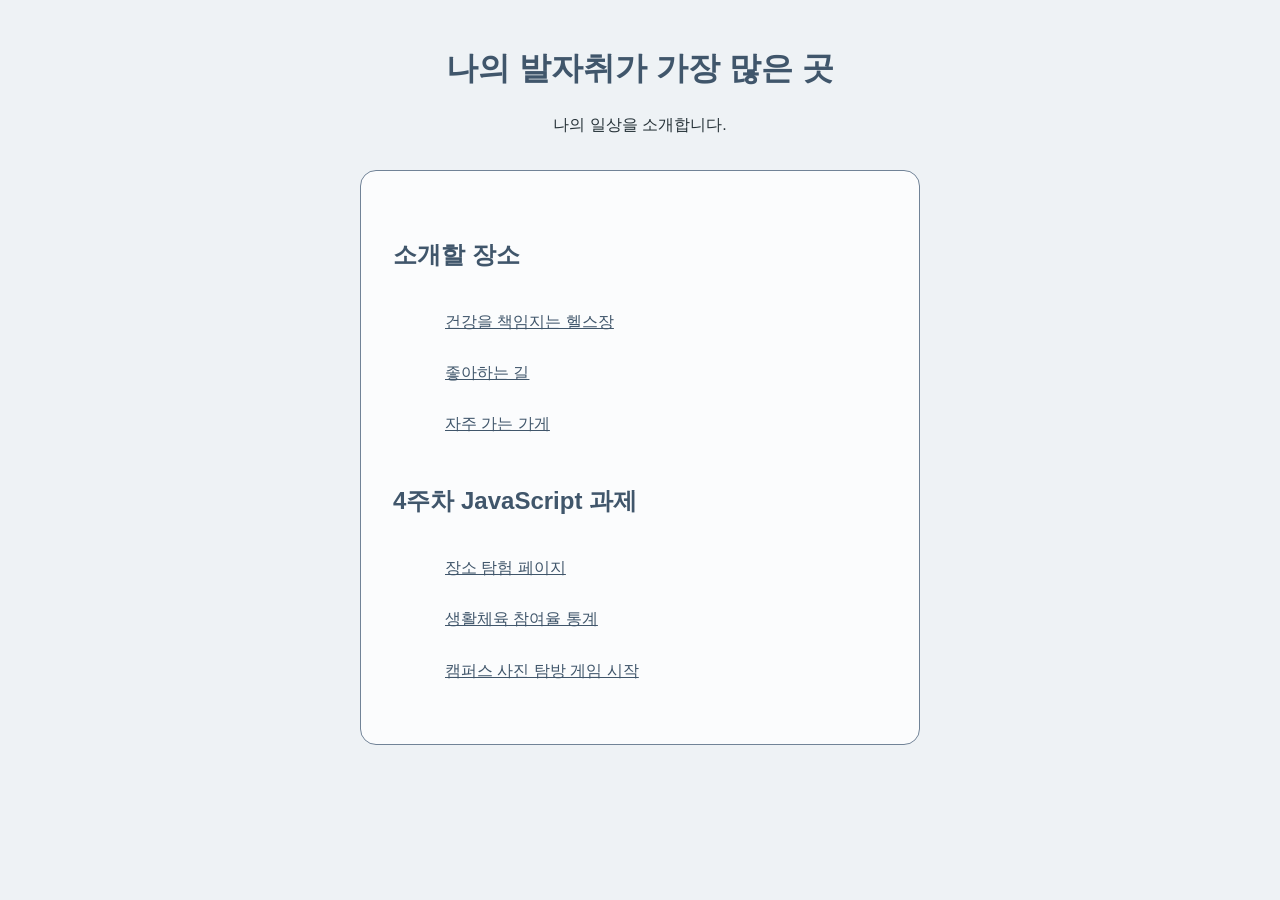
<file: index.html>
<!DOCTYPE html>
<html lang="ko">
  <head>
    <meta charset="utf-8">
    <meta name="viewport" content="width=device-width, initial-scale=1">
    <title>캠퍼스 발자취</title>
    <link rel="stylesheet" href="styles.css">
  </head>
  <body class="page-front">
    <div class="page">
      <header>
        <h1>나의 발자취가 가장 많은 곳</h1>
        <p>나의 일상을 소개합니다.</p>
      </header>
      <main>
        <section class="panel">
          <h2>소개할 장소</h2>
          <ul>
            <li><a href="trust_gym.html">건강을 책임지는 헬스장</a></li>
            <li><a href="road.html">좋아하는 길</a></li>
            <li><a href="store.html">자주 가는 가게</a></li>
          </ul>
          <h2>4주차 JavaScript 과제</h2>
          <ul>
            <li><a href="week4/index.html">장소 탐험 페이지</a></li>
            <li><a href="week4/statistics.html">생활체육 참여율 통계</a></li>
            <li><a href="week4/game.html">캠퍼스 사진 탐방 게임 시작</a></li>
          </ul>
        </section>
      </main>
    </div>
  </body>
</html>
</file>
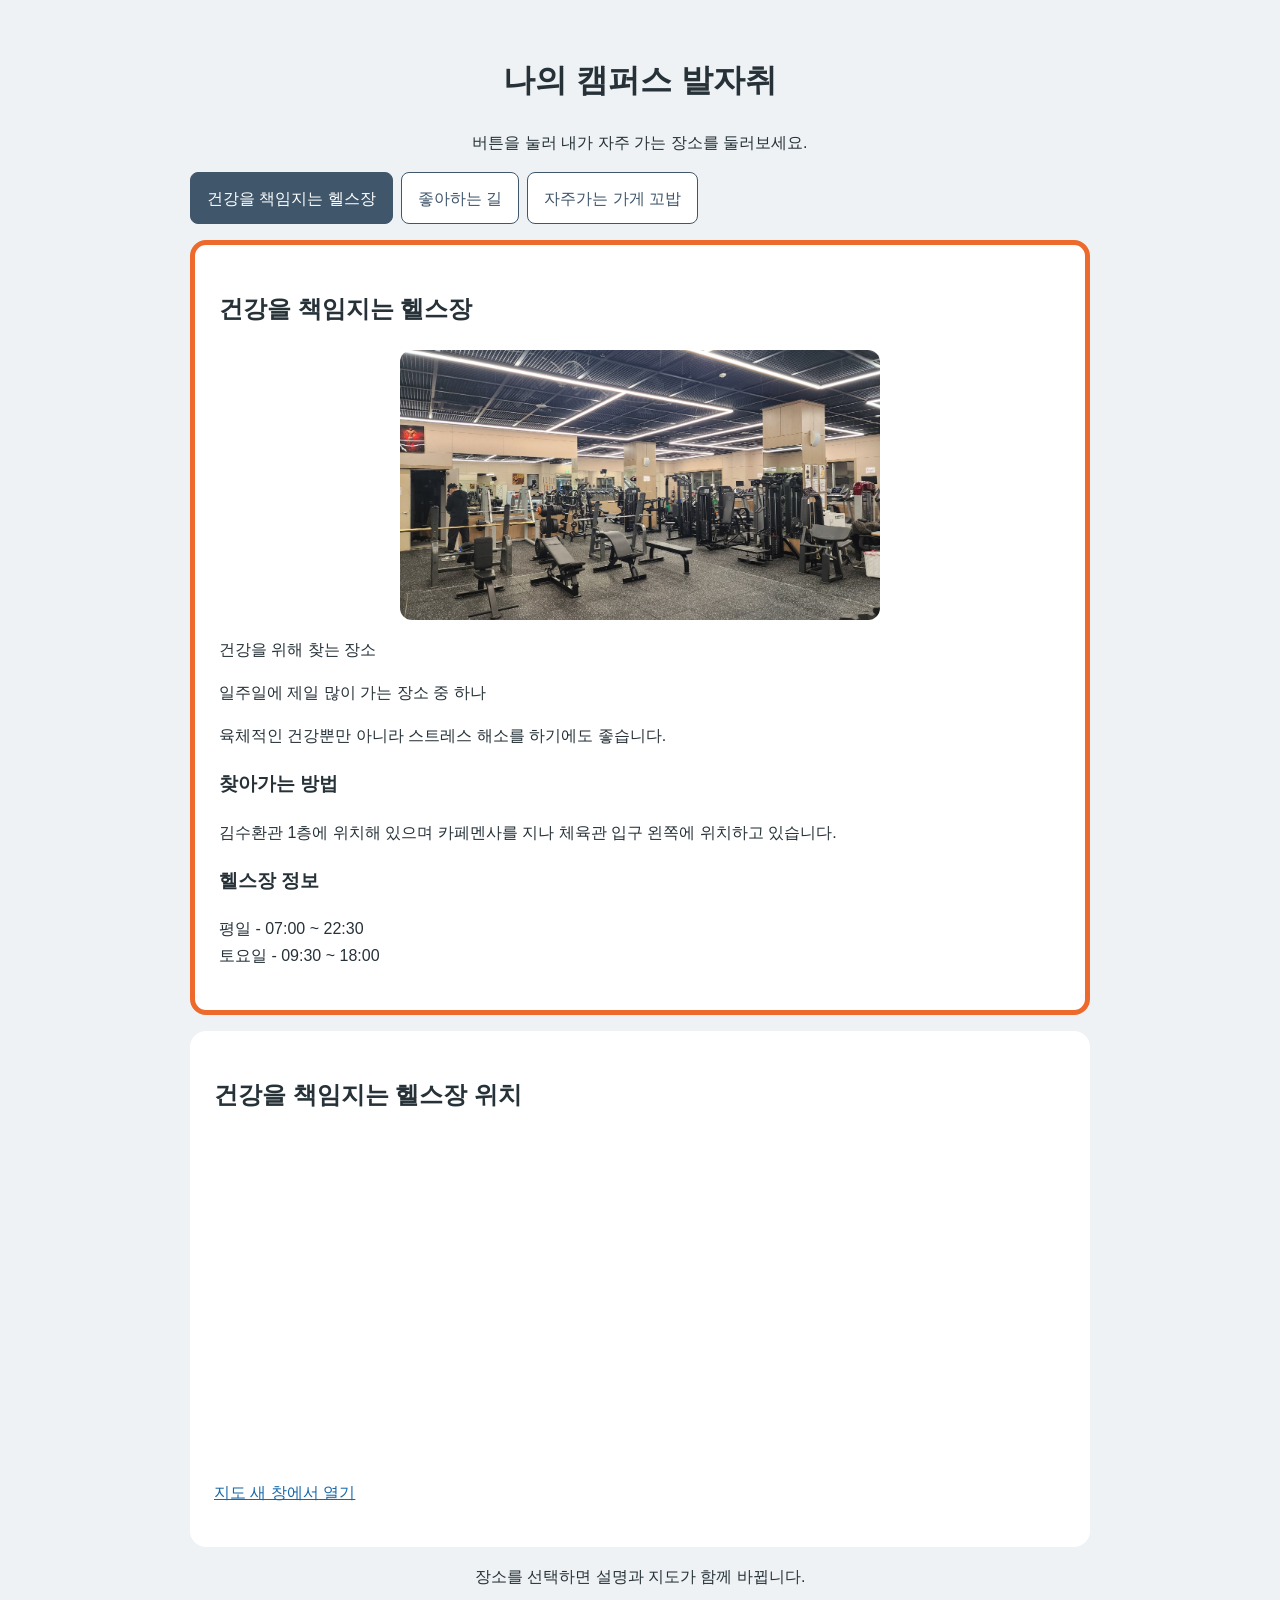
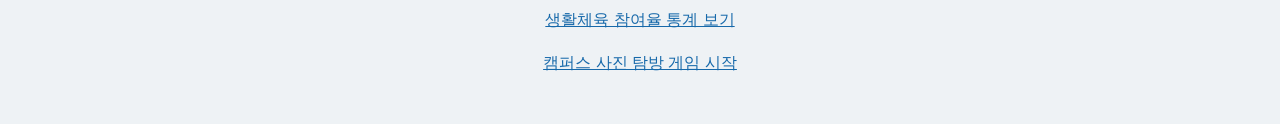
<file: week4/index.html>
<!doctype html>
<html lang="ko">
  <head>
    <meta charset="utf-8">
    <meta name="viewport" content="width=device-width, initial-scale=1">
    <title>나의 캠퍼스 발자취</title>
    <link rel="stylesheet" href="styles.css">
    <script src="app.js" defer></script>
  </head>

  <body>
    <div class="page">
      <header>
        <h1>나의 캠퍼스 발자취</h1>
        <p>버튼을 눌러 내가 자주 가는 장소를 둘러보세요.</p>
      </header>

      <!-- app.js가 이 안에 장소 버튼 세 개를 만듭니다. -->
      <nav id="buttons" aria-label="장소 선택"></nav>

      <main>
        <!-- 장소 내용은 HTML에 모두 작성하고, 처음에는 첫 장소만 보여 줍니다. -->
        <section id="gym" class="place-panel place-gym">
          <h2>건강을 책임지는 헬스장</h2>
          <img
            src="../images/trust_gym.jpg"
            alt="트러스트짐 내부에서 사람들이 운동하고 있는 모습"
          >
          <p>건강을 위해 찾는 장소</p>
          <p>일주일에 제일 많이 가는 장소 중 하나</p>
          <p>육체적인 건강뿐만 아니라 스트레스 해소를 하기에도 좋습니다.</p>
          <h3>찾아가는 방법</h3>
          <p>김수환관 1층에 위치해 있으며 카페멘사를 지나 체육관 입구 왼쪽에 위치하고 있습니다.</p>
          <h3>헬스장 정보</h3>
          <p>평일 - 07:00 ~ 22:30<br>토요일 - 09:30 ~ 18:00</p>
        </section>

        <section id="road" class="place-panel place-road" hidden>
          <h2>좋아하는 길</h2>
          <img src="../images/road.jpg" alt="비르투스 뒤쪽 계단길">
          <p>사람이 많이 다니지 않아 편한 길</p>
          <h3>안정감을 느끼는 길</h3>
          <p>양 옆이 벽과 건물로 막혀있고 사람이 많이 다니지 않아 편합니다.</p>
          <h3>찾아가는 방법</h3>
          <p>신데렐라계단을 올라와서 쭉 가다가 오른쪽에 비르투스관 뒤쪽에 위치해 있습니다.</p>
          <h3>여기에서 해볼 것</h3>
          <p>길에 진입하기 전 광장에서부터 천천히 걸어와보기</p>
          <p>돌계단이 깨진 곳이 있어 오를 때 조심하기</p>
        </section>

        <section id="store" class="place-panel place-store" hidden>
          <h2>자주가는 가게 꼬밥</h2>
          <img src="../images/store.jpg" alt="자주 먹는 메뉴인 제육덮밥">
          <p>끼니를 챙기러 자주 가는 음식점</p>
          <h3>자주 가기도 하고 살갑게 대해주심</h3>
          <p>끼니를 챙기로 자주 방문해 아주머니랑 수다를 떱니다.</p>
          <h3>찾아가는 방법</h3>
          <p>캠퍼스를 정문으로 나가서 길을 건넌 뒤 왼쪽으로 쭉 가다보면 교회 전에 위치해 있습니다.</p>
          <h3>자주 먹는 메뉴</h3>
          <p>제육덮밥<br>삼겹살 덮밥</p>
        </section>

        <section class="map-panel">
          <h2 id="map-title">선택한 장소의 지도</h2>
          <iframe id="map" title="선택한 장소의 Google 지도"></iframe>
          <p>
            <a id="map-link" href="#" target="_blank" rel="noopener">
              지도 새 창에서 열기
            </a>
          </p>
        </section>
      </main>

      <footer>
        <p>장소를 선택하면 설명과 지도가 함께 바뀝니다.</p>
        <p><a href="statistics.html">생활체육 참여율 통계 보기</a></p>
        <p><a href="game.html">캠퍼스 사진 탐방 게임 시작</a></p>
      </footer>
    </div>
  </body>
</html>
</file>
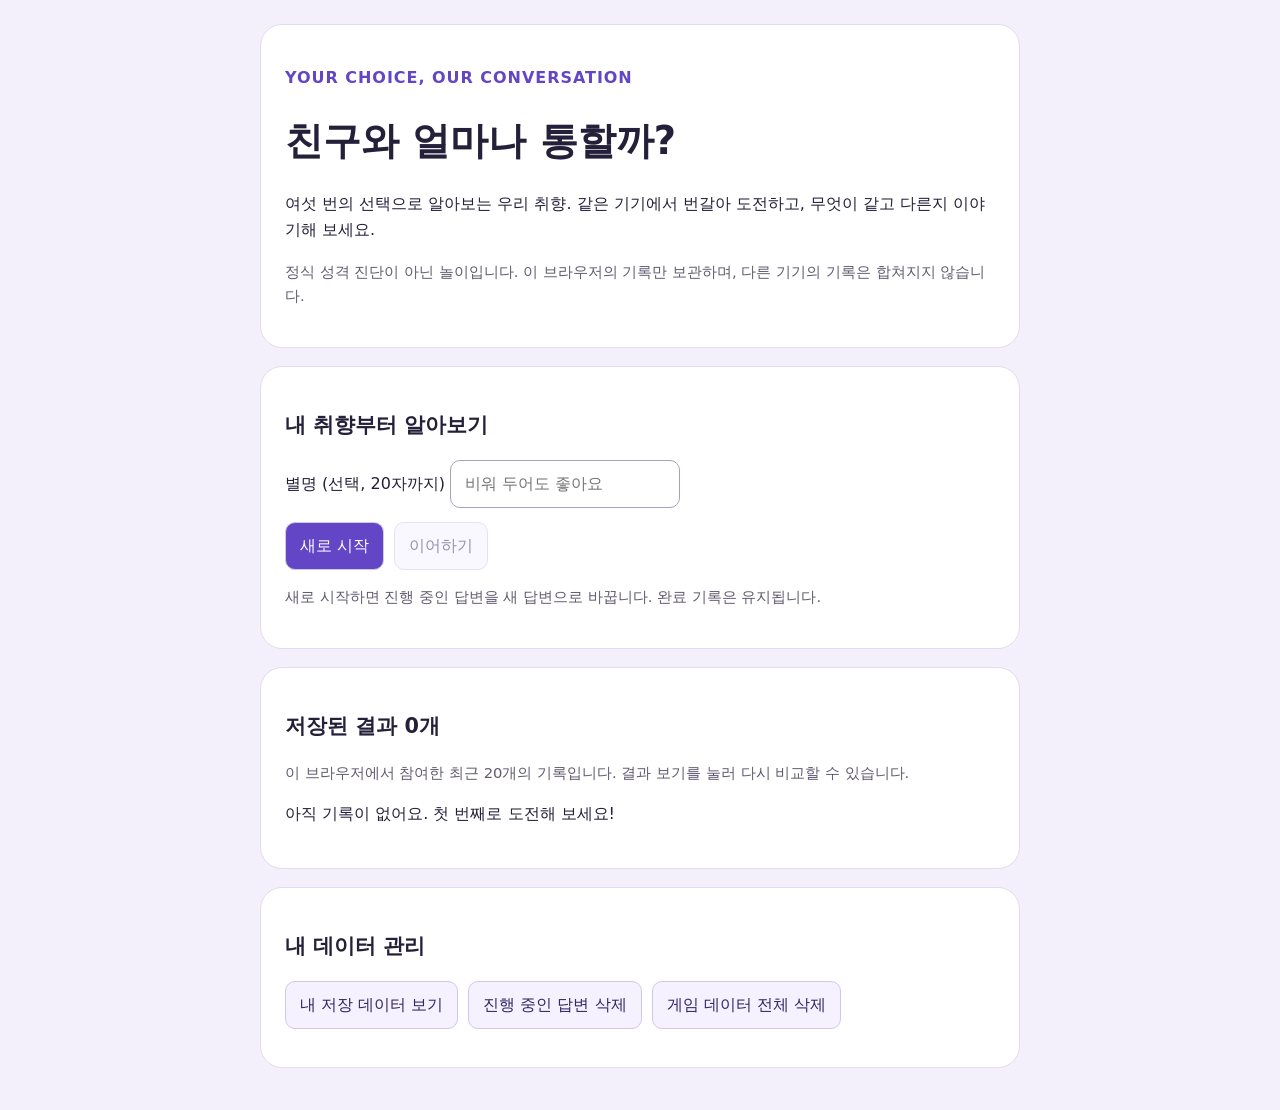
<file: week5/index.html>
<!doctype html>
<html lang="ko">
<head>
<meta charset="utf-8">
<meta name="viewport" content="width=device-width, initial-scale=1">
<title>친구와 얼마나 통할까? · 취향 밸런스 게임</title>
<style>
/* 바꿔 보기 1: 색상, 제목, 카드 모양 */
:root { color-scheme: light; --accent: #6246c5; }
* { box-sizing: border-box; }
body { margin: 0; padding: 24px; background: #f3f0fb; color: #252039; font-family: system-ui, sans-serif; line-height: 1.65; }
main { max-width: 760px; margin: auto; }
section, header { padding: 24px; margin-bottom: 18px; background: white; border: 1px solid #e2dcef; border-radius: 22px; }
h1 { font-size: clamp(1.6rem, 5vw, 2.4rem); line-height: 1.25; }
h2 { font-size: 1.3rem; }
.eyebrow { color: #6246c5; font-weight: 750; letter-spacing: .06em; }
button, input, select { font: inherit; border-radius: 10px; padding: 10px 14px; max-width: 100%; }
button { border: 1px solid #d1c7e7; background: #f5f1ff; color: #352462; cursor: pointer; }
button.primary { background: var(--accent); color: white; }
button:disabled { opacity: .5; cursor: default; }
button:focus-visible, input:focus-visible, select:focus-visible { outline: 3px solid #b76a00; outline-offset: 3px; }
input, select { border: 1px solid #aaa0bd; background: white; color: #252039; }
.actions { display: flex; gap: 10px; flex-wrap: wrap; margin: 14px 0; }
.choices { display: grid; grid-template-columns: 1fr 1fr; gap: 12px; margin: 18px 0; }
.choices button { min-height: 88px; }
.choices button[aria-pressed="true"] { background: #6246c5; color: white; border: 3px solid #352462; }
progress { width: 100%; accent-color: var(--accent); }
.notice { padding: 12px; border-radius: 10px; background: #fff3d6; }
.muted { color: #625b70; font-size: .92rem; }
.record { padding: 16px 0; border-bottom: 1px solid #ded8e8; overflow-wrap: anywhere; }
.record p { margin: 5px 0; }
[hidden] { display: none !important; }
@media (max-width: 480px) { body { padding: 12px; } section, header { padding: 18px; } .choices { grid-template-columns: 1fr; } }
</style>
</head>
<body>
<main>
<header>
  <p class="eyebrow">YOUR CHOICE, OUR CONVERSATION</p>
  <h1>친구와 얼마나 통할까?</h1>
  <p>여섯 번의 선택으로 알아보는 우리 취향. 같은 기기에서 번갈아 도전하고, 무엇이 같고 다른지 이야기해 보세요.</p>
  <p class="muted">정식 성격 진단이 아닌 놀이입니다. 이 브라우저의 기록만 보관하며, 다른 기기의 기록은 합쳐지지 않습니다.</p>
</header>
<p id="notice" class="notice" role="status" hidden></p>
<section id="home">
  <h2>내 취향부터 알아보기</h2>
  <label for="nickname">별명 (선택, 20자까지)</label>
  <input id="nickname" maxlength="20" placeholder="비워 두어도 좋아요">
  <div class="actions">
    <button id="start" class="primary">새로 시작</button>
    <button id="resume" disabled>이어하기</button>
  </div>
  <p class="muted">새로 시작하면 진행 중인 답변을 새 답변으로 바꿉니다. 완료 기록은 유지됩니다.</p>
</section>
<section id="quiz" hidden aria-labelledby="question">
  <p id="step" class="eyebrow"></p>
  <progress id="progress" max="6" value="0" aria-label="답한 문항 수"></progress>
  <h2 id="question" tabindex="-1"></h2>
  <div id="choices" class="choices"></div>
  <div class="actions">
    <button id="previous">이전</button>
    <button id="next" class="primary" disabled>다음</button>
  </div>
</section>
<section id="result" hidden>
  <p class="eyebrow">MY TASTE CARD</p>
  <h2 id="result-title" tabindex="-1"></h2>
  <p id="result-description"></p>
  <p id="result-owner"></p>
  <ul id="result-answers"></ul>
  <label for="friend">이 기록과 비교할 친구</label>
  <select id="friend"><option value="">친구를 선택하세요</option></select>
  <div id="comparison" aria-live="polite"></div>
  <div class="actions"><button id="next-person" class="primary">다음 친구 도전</button></div>
</section>
<section>
  <h2 id="history-count">저장된 결과 0개</h2>
  <p class="muted">이 브라우저에서 참여한 최근 20개의 기록입니다. 결과 보기를 눌러 다시 비교할 수 있습니다.</p>
  <div id="history"></div>
</section>
<section>
  <h2>내 데이터 관리</h2>
  <div class="actions">
    <button id="inspect">내 저장 데이터 보기</button>
    <button id="delete-draft">진행 중인 답변 삭제</button>
    <button id="delete-all">게임 데이터 전체 삭제</button>
  </div>
  <div id="data-view" hidden>
    <h3>진행 중인 답변 · sessionStorage</h3><div id="draft-data"></div>
    <h3>완료 기록 · localStorage</h3><div id="history-data"></div>
  </div>
</section>
</main>
<script>
// 바꿔 보기 2: 질문과 결과. 질문 ID나 선택의 의미를 바꾸면 VERSION도 바꿉니다.
const VERSION = "basketball-v1";
const QUESTIONS = [
  { id: "body", title: "경기 중 몸싸움을 어떻게 느끼나요?", choices: ["골밑에서 몸싸움하는 것을 좋아한다", "몸싸움보다 공간을 활용하는 편이 좋다"] },
  { id: "score", title: "공을 잡았을 때 더 선호하는 플레이는?", choices: ["드리블로 수비를 제치기", "슛으로 득점하기"] },
  { id: "play", title: "공격에서 더 즐거운 역할은?", choices: ["동료에게 어시스트하기", "아이솔레이션으로 직접 해결하기"] },
  { id: "defense", title: "수비와 리바운드 중 더 끌리는 역할은?", choices: ["골밑을 지키고 리바운드 따내기", "외곽에서 상대를 압박하기"] },
  { id: "space", title: "공격할 때 주로 어디에서 활약하고 싶나요?", choices: ["스크린을 걸거나 컷인 마무리하기", "코트를 오가며 여러 위치에서 공격하기"] },
  { id: "team", title: "팀에 어떤 방식으로 가장 기여하고 싶나요?", choices: ["높이와 힘으로 골밑에서 버티기", "빠른 판단과 움직임으로 공격 연결하기"] }
];
const RESULTS = {
  calm: { title: "빅맨형", description: "골밑에서 몸싸움과 리바운드, 수비를 맡는 플레이에 끌리는 편이에요. 친구와 각자 잘하는 역할을 이야기해 보세요." },
  balanced: { title: "포워드형", description: "골밑과 외곽을 오가며 팀에 필요한 역할을 두루 맡는 플레이에 끌리는 편이에요. 친구와 선호하는 플레이를 비교해 보세요." },
  explorer: { title: "가드형", description: "드리블과 빠른 판단으로 공격을 만들고 이어 가는 플레이에 끌리는 편이에요. 친구와 어떤 가드 역할이 맞는지 이야기해 보세요." }
};
// 바꿔 보기 3: 키 이름을 바꾸면 읽기·쓰기·삭제가 모두 같은 이름을 쓰게 합니다.
const DRAFT_KEY = "week5.balance.draft";
const HISTORY_KEY = "week5.balance.history";
const MAX_HISTORY = 20;
const $ = function (selector) { return document.querySelector(selector); };

// 저장을 못 하는 미리보기에서도 게임은 동작합니다. 영구 저장 성공으로 표시하지 않습니다.
const memory = { sessionStorage: {}, localStorage: {} };
const unsaved = { sessionStorage: new Set(), localStorage: new Set() };
function inform(message) {
  $("#notice").hidden = false;
  $("#notice").textContent = message;
}
function readJSON(area, key, fallback) {
  let raw;
  try {
    raw = window[area].getItem(key);
    // 읽기는 되지만 쓰기가 실패한 경우도 현재 실행의 변경 내용은 유지합니다.
    if (unsaved[area].has(key)) raw = memory[area][key] ?? null;
  } catch (error) {
    inform("저장소를 사용할 수 없어 이번 실행 중에만 기억합니다. 실제 저장·복원은 새 창 또는 배포 페이지에서 확인하세요.");
    raw = memory[area][key] ?? null;
  }
  if (raw === null) return fallback;
  try {
    return JSON.parse(raw);
  } catch (error) {
    inform("저장 데이터의 JSON 형식이 잘못되어 기본값으로 시작합니다.");
    return fallback;
  }
}
function writeJSON(area, key, value) {
  const raw = JSON.stringify(value);
  memory[area][key] = raw;
  try {
    window[area].setItem(key, raw);
    unsaved[area].delete(key);
  } catch (error) {
    unsaved[area].add(key);
    inform("저장하지 못했습니다. 지금 게임은 계속할 수 있지만 새로고침하면 변경 내용이 사라질 수 있습니다.");
  }
}
function removeKey(area, key) {
  delete memory[area][key];
  try {
    window[area].removeItem(key);
    unsaved[area].delete(key);
  } catch (error) {
    unsaved[area].add(key);
    inform("저장소에 접근할 수 없어 실제 삭제를 확인하지 못했습니다. 이번 실행의 화면은 초기화했습니다.");
  }
}
function resultType(answers) {
  // 첫 선택은 0점, 두 번째 선택은 1점. 정확히 절반이면 균형가입니다.
  let score = 0;
  for (const question of QUESTIONS) score += answers[question.id];
  if (score * 2 === QUESTIONS.length) return "balanced";
  if (score * 2 > QUESTIONS.length) return "explorer";
  return "calm";
}
function validAnswers(answers, complete) {
  if (!answers || typeof answers !== "object" || Array.isArray(answers)) return false;
  for (const id of Object.keys(answers)) {
    if (!QUESTIONS.some(function (q) { return q.id === id; })) return false;
    if (answers[id] !== 0 && answers[id] !== 1) return false;
  }
  return !complete || QUESTIONS.every(function (q) { return Object.hasOwn(answers, q.id); });
}
function validBase(value) {
  return value && typeof value === "object" && value.version === VERSION &&
    typeof value.id === "string" && value.id.length > 0 &&
    typeof value.nickname === "string" && value.nickname.length <= 20;
}
function loadDraft() {
  const value = readJSON("sessionStorage", DRAFT_KEY, null);
  if (value === null) return null;
  if (validBase(value) && validAnswers(value.answers, false) &&
      Number.isInteger(value.current) && value.current >= 0 && value.current < QUESTIONS.length) return value;
  inform("임시 답변의 형식 또는 질문 버전이 달라 새로 시작합니다.");
  removeKey("sessionStorage", DRAFT_KEY);
  return null;
}
function loadHistory() {
  const value = readJSON("localStorage", HISTORY_KEY, []);
  if (!Array.isArray(value)) {
    inform("완료 기록은 배열이어야 합니다. 빈 목록으로 복구합니다.");
    return [];
  }
  const valid = value.filter(function (record) {
    return validBase(record) && validAnswers(record.answers, true) &&
      typeof record.completedAt === "string" && Number.isFinite(Date.parse(record.completedAt)) &&
      Object.hasOwn(RESULTS, record.type);
  });
  if (valid.length !== value.length) inform("형식이 잘못되었거나 다른 질문 버전인 기록은 표시·비교에서 제외했습니다.");
  return valid.slice(-MAX_HISTORY);
}
let history = loadHistory();
let draft = loadDraft();
let selectedId = null;
// 완료 기록이 있으면 같은 참여의 임시 답변은 재제출하지 않습니다.
if (draft && history.some(function (record) { return record.id === draft.id; })) {
  draft = null;
  removeKey("sessionStorage", DRAFT_KEY);
}
function saveDraft() { writeJSON("sessionStorage", DRAFT_KEY, draft); }
function makeText(tag, text) {
  const element = document.createElement(tag);
  element.textContent = text;
  return element;
}
function action(label, callback) {
  const button = makeText("button", label);
  button.type = "button";
  button.addEventListener("click", callback);
  return button;
}
function answerSummary(record) {
  const list = document.createElement("ul");
  for (const question of QUESTIONS) {
    const choice = record.answers[question.id];
    const label = choice === undefined ? "아직 선택하지 않음" : question.choices[choice];
    list.append(makeText("li", question.title + " → " + label));
  }
  return list;
}
function goHome() {
  $("#home").hidden = false;
  $("#quiz").hidden = true;
  $("#result").hidden = true;
  selectedId = null;
  $("#comparison").replaceChildren();
  $("#friend").replaceChildren(makeText("option", "친구를 선택하세요"));
  $("#nickname").value = "";
  renderHistory();
}
function renderQuestion() {
  $("#home").hidden = true;
  $("#result").hidden = true;
  $("#quiz").hidden = false;
  const question = QUESTIONS[draft.current];
  $("#step").textContent = (draft.current + 1) + " / " + QUESTIONS.length;
  $("#progress").max = QUESTIONS.length;
  $("#progress").value = Object.keys(draft.answers).length;
  $("#question").textContent = question.title;
  $("#choices").replaceChildren();
  question.choices.forEach(function (label, index) {
    const button = action(label, function () {
      draft.answers[question.id] = index;
      saveDraft();
      renderQuestion();
      $("#choices").children[index].focus();
      renderData();
    });
    button.setAttribute("aria-pressed", String(draft.answers[question.id] === index));
    $("#choices").append(button);
  });
  $("#previous").disabled = draft.current === 0;
  $("#next").disabled = draft.answers[question.id] === undefined;
  $("#next").textContent = draft.current === QUESTIONS.length - 1 ? "결과 완성" : "다음";
}
function finish() {
  if (!draft || !validAnswers(draft.answers, true)) return;
  // 다시 읽어서 다른 탭이 저장한 최근 기록도 반영합니다.
  history = loadHistory();
  const record = { id: draft.id, version: VERSION, nickname: draft.nickname,
    answers: { ...draft.answers }, type: resultType(draft.answers), completedAt: new Date().toISOString() };
  if (!history.some(function (item) { return item.id === record.id; })) {
    history.push(record);
    history = history.slice(-MAX_HISTORY);
    writeJSON("localStorage", HISTORY_KEY, history);
  }
  draft = null;
  removeKey("sessionStorage", DRAFT_KEY);
  renderHistory();
  showResult(record.id);
}
function showResult(id) {
  const record = history.find(function (item) { return item.id === id; });
  if (!record) { goHome(); return; }
  selectedId = id;
  $("#home").hidden = true;
  $("#quiz").hidden = true;
  $("#result").hidden = false;
  $("#result-title").textContent = RESULTS[record.type].title;
  $("#result-description").textContent = RESULTS[record.type].description;
  $("#result-owner").textContent = record.nickname + "의 선택 · " + new Date(record.completedAt).toLocaleString("ko-KR");
  $("#result-answers").replaceChildren(...answerSummary(record).children);
  $("#friend").replaceChildren();
  const empty = makeText("option", "친구를 선택하세요");
  empty.value = "";
  $("#friend").append(empty);
  for (const friend of history) {
    if (friend.id === id) continue;
    const option = makeText("option", friend.nickname + " · " + new Date(friend.completedAt).toLocaleTimeString("ko-KR"));
    option.value = friend.id;
    $("#friend").append(option);
  }
  $("#comparison").replaceChildren();
  $("#result-title").focus();
}
function renderData() {
  if ($("#data-view").hidden) return;
  const draftBox = $("#draft-data");
  draftBox.replaceChildren();
  if (!draft) draftBox.append(makeText("p", "진행 중인 답변이 없습니다."));
  else {
    draftBox.append(makeText("p", draft.nickname + " · 현재 " + (draft.current + 1) + "번 문항"), answerSummary(draft));
  }
  const box = $("#history-data");
  box.replaceChildren();
  if (history.length === 0) box.append(makeText("p", "완료 기록이 없습니다."));
  for (const record of history) {
    const card = makeText("div", "");
    card.className = "record";
    card.append(makeText("p", record.nickname + " · " + RESULTS[record.type].title + " · " +
      new Date(record.completedAt).toLocaleString("ko-KR")), answerSummary(record));
    card.append(action("이 기록 삭제", function () { deleteRecord(record.id); }));
    box.append(card);
  }
}
function renderHistory() {
  $("#history-count").textContent = "저장된 결과 " + history.length + "개";
  $("#resume").disabled = draft === null;
  const box = $("#history");
  box.replaceChildren();
  if (history.length === 0) box.append(makeText("p", "아직 기록이 없어요. 첫 번째로 도전해 보세요!"));
  for (const record of [...history].reverse()) {
    const card = makeText("div", "");
    card.className = "record";
    card.append(makeText("p", record.nickname + " · " + RESULTS[record.type].title));
    const buttons = makeText("div", "");
    buttons.className = "actions";
    buttons.append(action("결과 보기", function () { showResult(record.id); }),
      action("이 기록 삭제", function () { deleteRecord(record.id); }));
    card.append(buttons);
    box.append(card);
  }
  renderData();
}
function deleteRecord(id) {
  history = loadHistory().filter(function (record) { return record.id !== id; });
  writeJSON("localStorage", HISTORY_KEY, history);
  if (selectedId === id) goHome();
  else if (selectedId) showResult(selectedId);
  renderHistory();
}
$("#start").addEventListener("click", function () {
  const nickname = $("#nickname").value.trim().slice(0, 20) || "참가자 " + (history.length + 1);
  draft = { id: crypto.randomUUID(), version: VERSION, nickname: nickname, current: 0, answers: {} };
  saveDraft();
  renderHistory();
  renderQuestion();
  $("#question").focus();
});
$("#resume").addEventListener("click", function () { if (draft) renderQuestion(); });
$("#previous").addEventListener("click", function () {
  if (!draft || draft.current === 0) return;
  draft.current -= 1; saveDraft(); renderQuestion(); renderData(); $("#question").focus();
});
$("#next").addEventListener("click", function () {
  if (!draft || draft.answers[QUESTIONS[draft.current].id] === undefined) return;
  if (draft.current === QUESTIONS.length - 1) { finish(); return; }
  draft.current += 1; saveDraft(); renderQuestion(); renderData(); $("#question").focus();
});
$("#friend").addEventListener("change", function () {
  const me = history.find(function (record) { return record.id === selectedId; });
  const friend = history.find(function (record) { return record.id === $("#friend").value; });
  const box = $("#comparison");
  box.replaceChildren();
  if (!me || !friend) return;
  let same = 0;
  const list = document.createElement("ul");
  for (const question of QUESTIONS) {
    const matches = me.answers[question.id] === friend.answers[question.id];
    if (matches) same += 1;
    list.append(makeText("li", (matches ? "같아요 · " : "달라요 · ") + question.title + " : " +
      question.choices[me.answers[question.id]] + " / " + question.choices[friend.answers[question.id]]));
  }
  box.append(makeText("p", QUESTIONS.length + "개 중 " + same + "개 일치"), list);
});
function deleteDraft() {
  draft = null;
  removeKey("sessionStorage", DRAFT_KEY);
  goHome();
}
$("#next-person").addEventListener("click", deleteDraft);
$("#delete-draft").addEventListener("click", deleteDraft);
$("#delete-all").addEventListener("click", function () {
  draft = null; history = [];
  removeKey("sessionStorage", DRAFT_KEY);
  removeKey("localStorage", HISTORY_KEY);
  goHome();
});
$("#inspect").addEventListener("click", function () {
  history = loadHistory(); draft = loadDraft();
  $("#data-view").hidden = false;
  if (selectedId) showResult(selectedId);
  else if (!$("#quiz").hidden) {
    if (draft) renderQuestion(); else goHome();
  }
  renderHistory();
});
renderHistory();
</script>
</body>
</html>
</file>
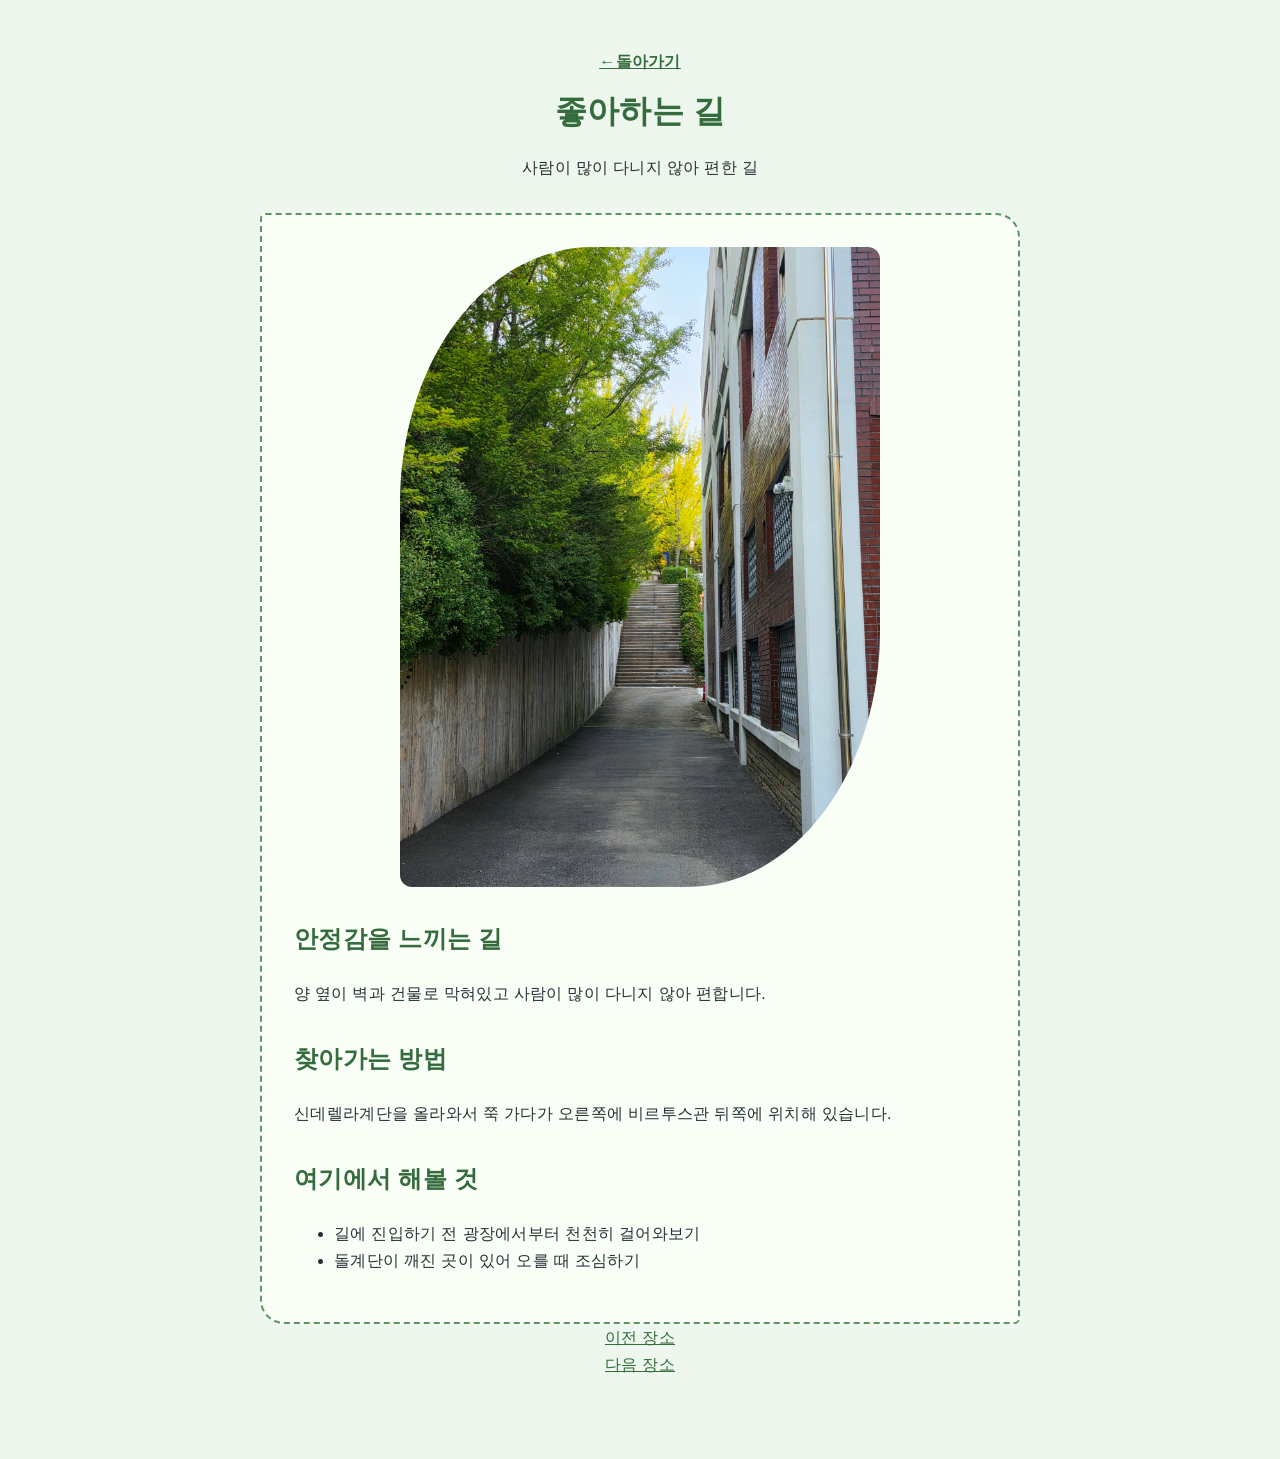
<file: road.html>
<!DOCTYPE html>
<html lang="ko">
<head>
    <meta charset="utf-8">
    <meta name="viewport" content="width=device-width, initial-scale=1">
    <title>학관가는 계단</title>
    <link rel="stylesheet" href="styles.css">
</head>
<body class="page-road">
    <div class="page">
        <header>
            <a class="back-link" href="index.html">←돌아가기</a>
            <h1>좋아하는 길</h1>
            <p>사람이 많이 다니지 않아 편한 길</p>
        </header>

    <main>
        <section class="panel">
            <img src="images/road.jpg" alt="비르투스 뒤쪽 계단길">

            <h2>안정감을 느끼는 길</h2>
            <p>양 옆이 벽과 건물로 막혀있고 사람이 많이 다니지 않아 편합니다.</p>

            <h2>찾아가는 방법</h2>
            <p>신데렐라계단을 올라와서 쭉 가다가 오른쪽에 비르투스관 뒤쪽에 위치해 있습니다.</p>
        
            <h2>여기에서 해볼 것</h2>
            <ul>
                <li>길에 진입하기 전 광장에서부터 천천히 걸어와보기</li>
                <li>돌계단이 깨진 곳이 있어 오를 때 조심하기</li>
            </ul>
        </section>
    </main>
    <footer>
        <nav aria-label="장소 페이지 이동">
            <a href="trust_gym.html">이전 장소<br></a>
            <a href="store.html">다음 장소</a>
        </nav>
    </footer>
    <div>
</body>
</file>
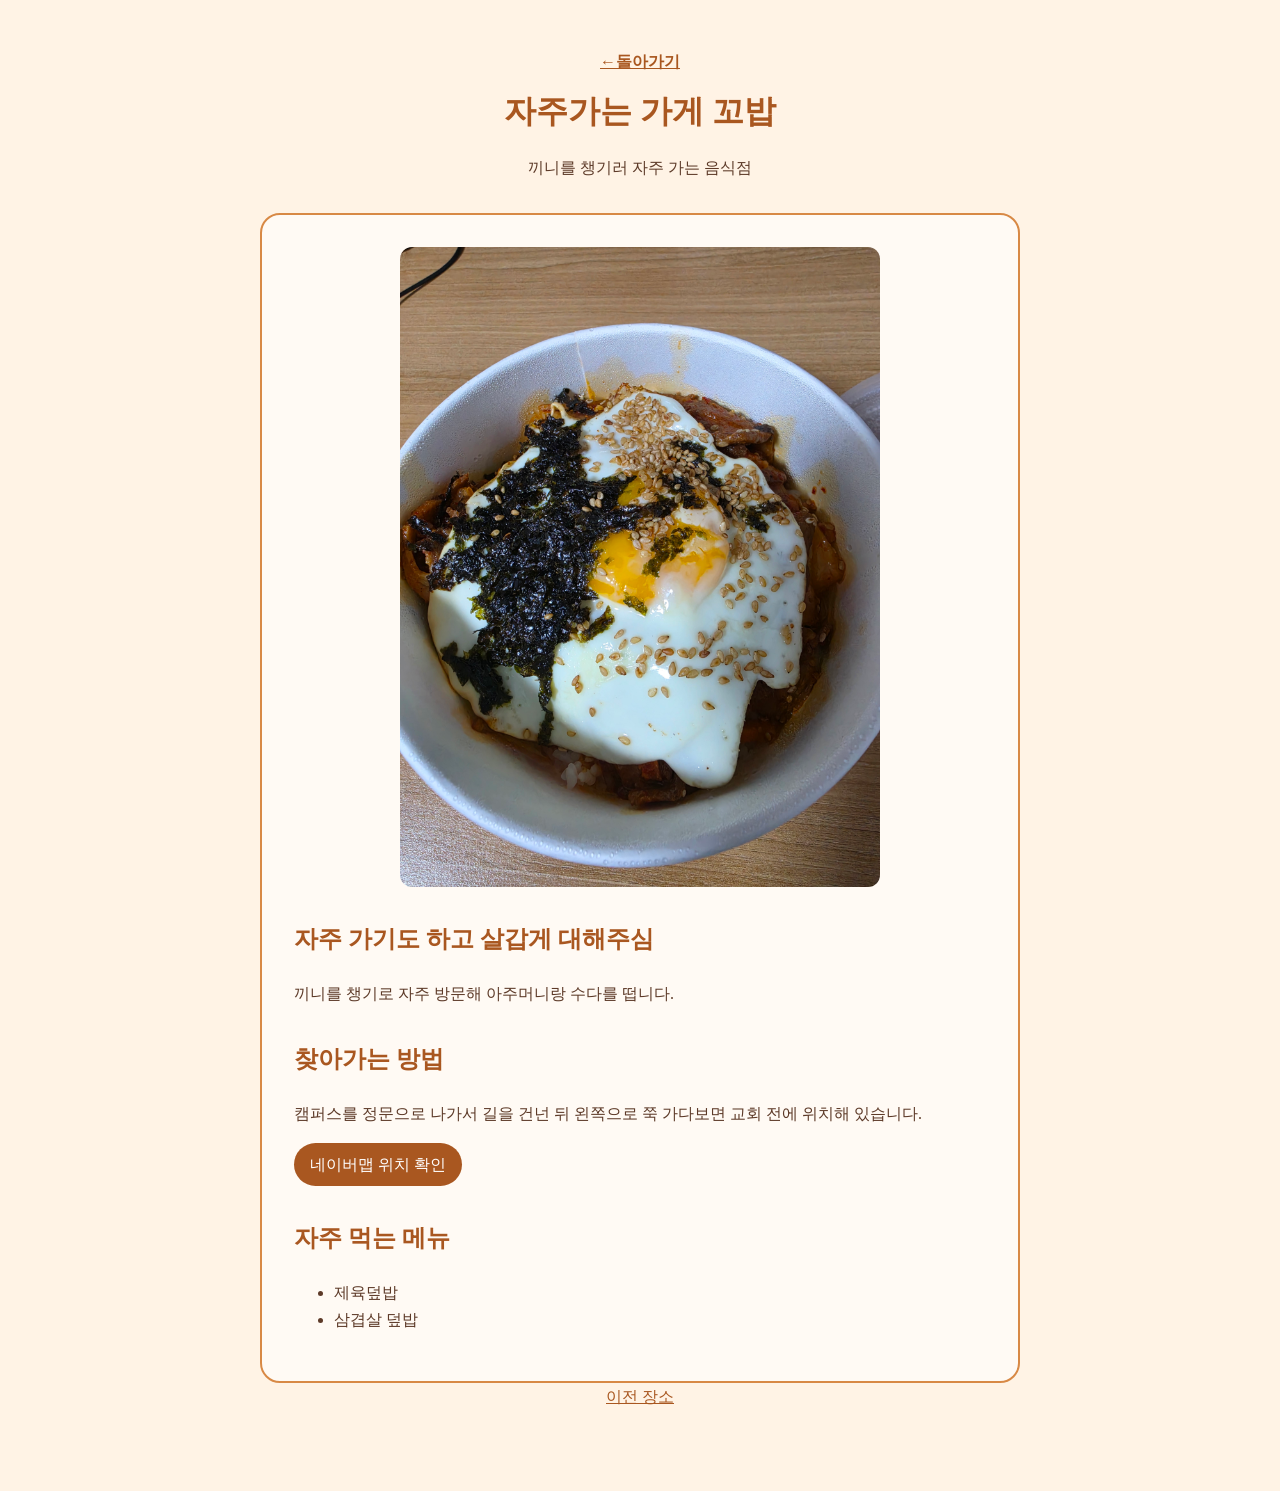
<file: store.html>
<!DOCTYPE html>
<html lang="ko">
<head>
    <meta charset="utf-8">
    <meta name="viewport" content="width=device-width, initial-scale=1">
    <title>꼬밥</title>
    <link rel="stylesheet" href="styles.css">
</head>
<body class="page-store">
    <div class="page">
        <header>
            <a class="back-link" href="index.html">←돌아가기</a>
            <h1>자주가는 가게 꼬밥</h1>
            <p>끼니를 챙기러 자주 가는 음식점</p>
        </header>

    <main>
        <section class="panel">
            <img src="images/store.jpg" alt="자주 먹는 메뉴인 제육덮밥">

            <h2>자주 가기도 하고 살갑게 대해주심</h2>
            <p>끼니를 챙기로 자주 방문해 아주머니랑 수다를 떱니다.</p>

            <h2>찾아가는 방법</h2>
            <p>캠퍼스를 정문으로 나가서 길을 건넌 뒤 왼쪽으로 쭉 가다보면 교회 전에 위치해 있습니다.</p>
            <p><a class="action" href="https://naver.me/GQ1ZRazg" target="_blank" rel="noopener">네이버맵 위치 확인</a></p>
        
            <h2>자주 먹는 메뉴</h2>
            <ul>
                <li>제육덮밥</li>
                <li>삼겹살 덮밥</li>
            </ul>
        </section>
    </main>
    <footer>
        <nav aria-label="장소 페이지 이동">
            <a href="road.html">이전 장소<br></a>
        </nav>
    </footer>
    </div>
</body>
</file>
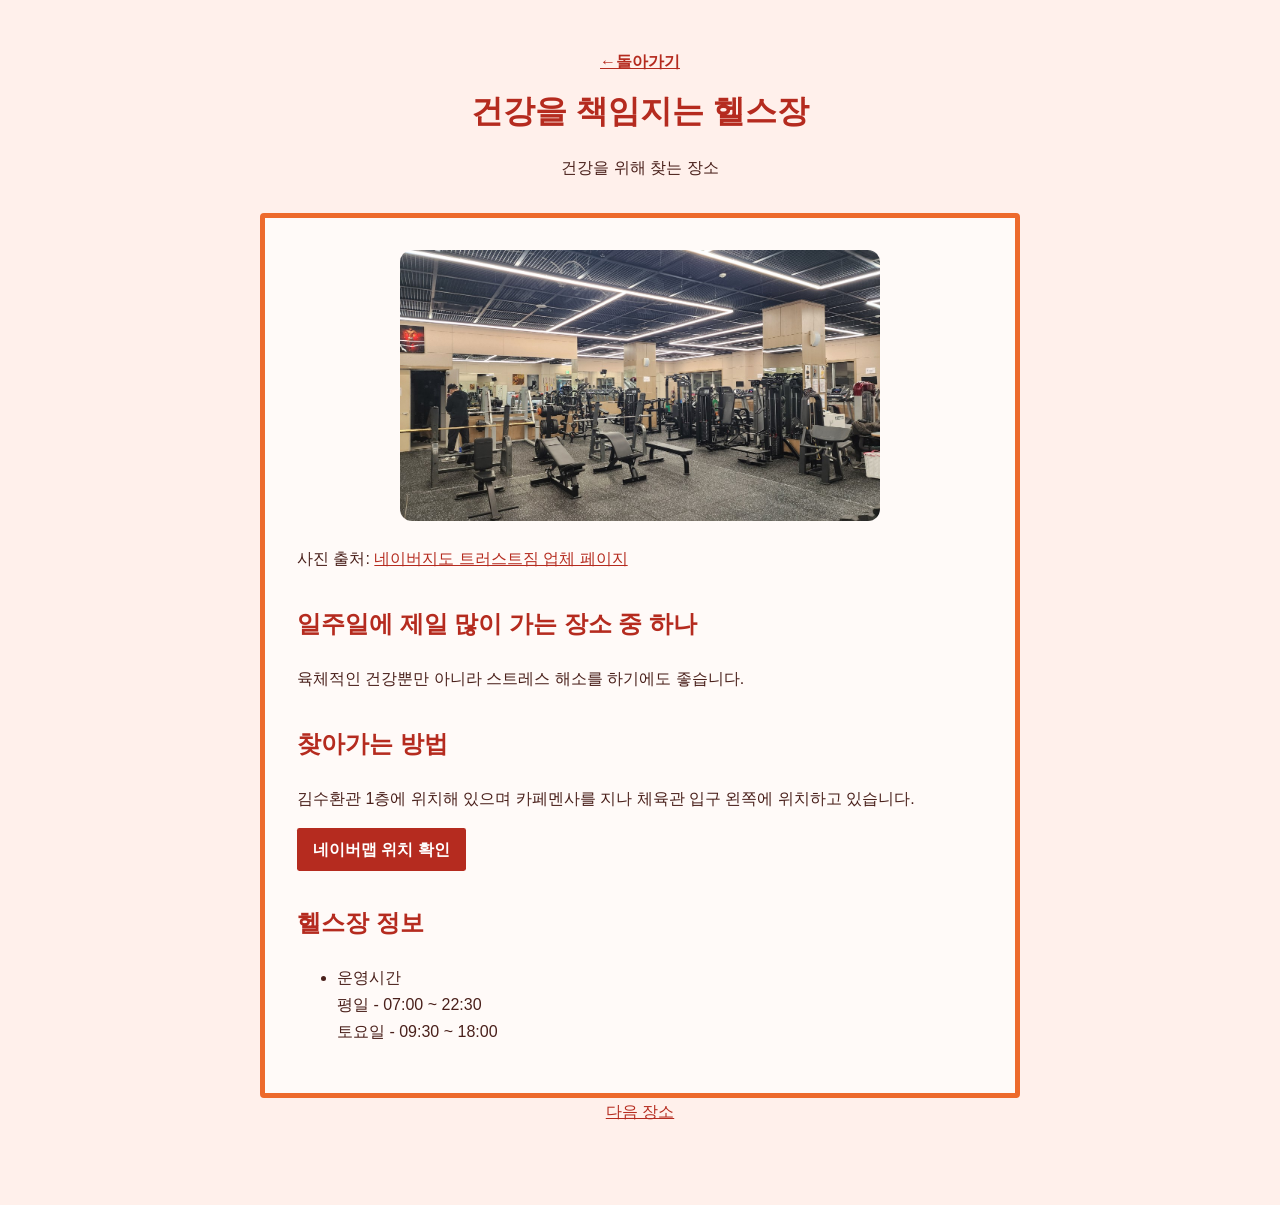
<file: trust_gym.html>
<!DOCTYPE html>
<html lang="ko">
<head>
    <meta charset="utf-8">
    <meta name="viewport" content="width=device-width, initial-scale=1">
    <title>트러스트짐</title>
    <link rel="stylesheet" href="styles.css">
</head>
<body class="page-gym">
    <div class="page">
        <header>
            <a class="back-link" href="index.html">←돌아가기</a>
            <h1>건강을 책임지는 헬스장</h1>
            <p>건강을 위해 찾는 장소</p>
        </header>

    <main>
        <section class="panel">
            <img src="images/trust_gym.jpg" alt="트러스트짐 내부에서 사람들이 운동하고 있는 모습">

            <p>
                사진 출처:
                <a href="https://naver.me/xiqookLJ" target="_blank" rel="noopener">네이버지도 트러스트짐 업체 페이지</a>
            </p>

            <h2>일주일에 제일 많이 가는 장소 중 하나</h2>
            <p>육체적인 건강뿐만 아니라 스트레스 해소를 하기에도 좋습니다.</p>

            <h2>찾아가는 방법</h2>
            <p>김수환관 1층에 위치해 있으며 카페멘사를 지나 체육관 입구 왼쪽에 위치하고 있습니다.</p>
            <p><a class="action" href="https://naver.me/xiqookLJ" target="_blank" rel="noopener">네이버맵 위치 확인</a></p>

            <h2>헬스장 정보</h2>
            <ul>
                <li>운영시간<br>평일 - 07:00 ~ 22:30<br>토요일 - 09:30 ~ 18:00</li>
            </ul>
        </section>
    </main>
    <footer>
        <nav aria-label="장소 페이지 이동">
            <a href="road.html">다음 장소</a>
        </nav>
    </footer>
    </div>
</body>
</file>
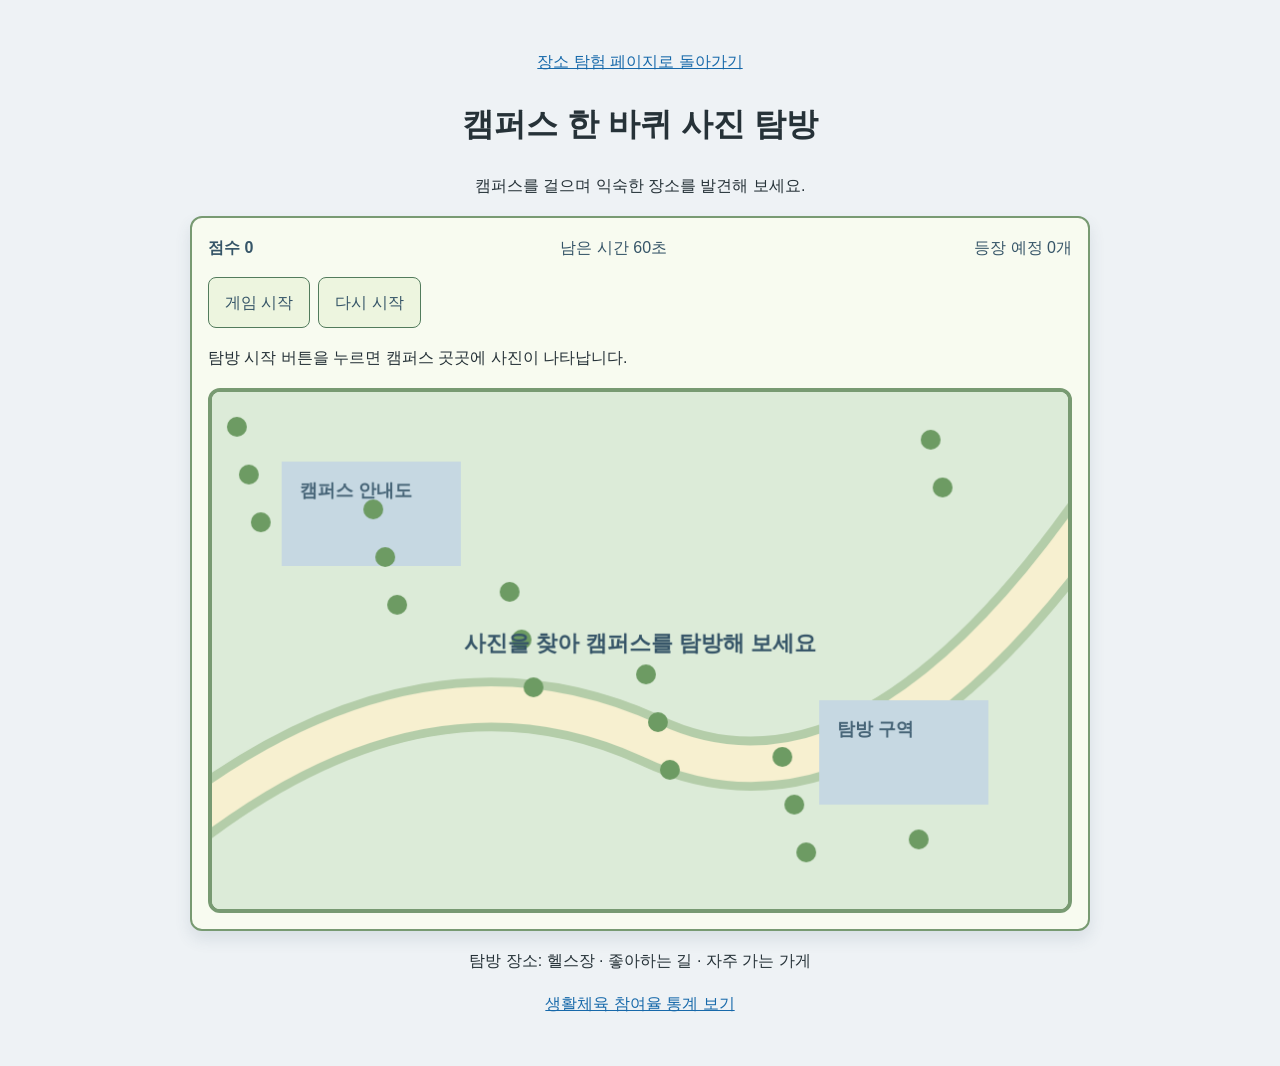
<file: week4/game.html>
<!doctype html>
<html lang="ko">
  <head>
    <meta charset="utf-8">
    <meta name="viewport" content="width=device-width, initial-scale=1">
    <title>캠퍼스 한 바퀴 사진 탐방</title>
    <link rel="stylesheet" href="styles.css">
    <script src="game.js" defer></script>
  </head>
  <body>
    <div class="page game-page">
      <header>
        <p><a href="index.html">장소 탐험 페이지로 돌아가기</a></p>
        <h1>캠퍼스 한 바퀴 사진 탐방</h1>
        <p>캠퍼스를 걸으며 익숙한 장소를 발견해 보세요.</p>
      </header>
      <main>
        <section class="game-panel">
          <div class="game-info" aria-live="polite">
            <strong>점수 <span id="score">0</span></strong>
            <span>남은 시간 <span id="time">60</span>초</span>
            <span>등장 예정 <span id="target-count">0</span>개</span>
          </div>
          <div class="game-controls">
            <button id="start-button" type="button">게임 시작</button>
            <button id="restart-button" type="button" disabled>다시 시작</button>
          </div>
          <p id="game-status">탐방 시작 버튼을 누르면 캠퍼스 곳곳에 사진이 나타납니다.</p>
          <canvas id="game" width="860" height="520" aria-label="캠퍼스 사진 원을 클릭하는 탐방 게임"></canvas>
        </section>
      </main>
      <footer>
        <p>탐방 장소: 헬스장 · 좋아하는 길 · 자주 가는 가게</p>
        <p><a href="statistics.html">생활체육 참여율 통계 보기</a></p>
      </footer>
    </div>
  </body>
</html>
</file>
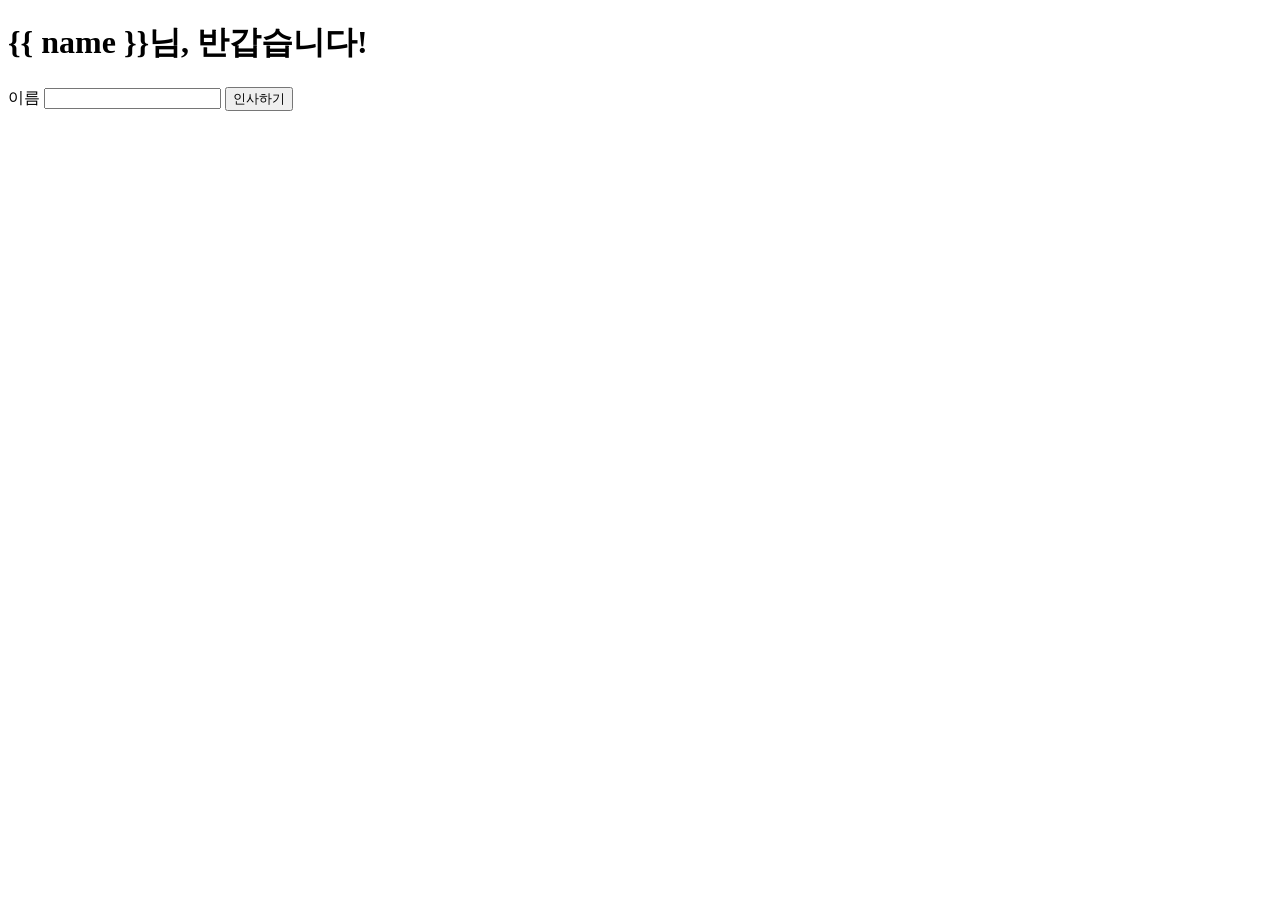
<file: week6/templates/hello.html>
<!doctype html>
<html lang="ko">
<head>
  <meta charset="utf-8">
  <title>인사 페이지</title>
</head>
<body>
  <h1>{{ name }}님, 반갑습니다!</h1>

  <form action="/hello" method="get">
    <label>
      이름
      <input name="name" maxlength="30">
    </label>
    <button>인사하기</button>
  </form>
</body>
</html>
</file>
<file: styles.css>
/* 모든 요소에 적용하는 기본 설정입니다. */
* {
  /* width와 height에 padding과 border를 포함해서 계산합니다. */
  box-sizing: border-box;
}

/* body는 웹 페이지 전체를 의미합니다. */
body {
  /* 브라우저가 기본으로 넣는 바깥 여백을 없앱니다. */
  margin: 0;
  /* 기본 글자 색상입니다. */
  color: #263238;
  /* 페이지의 기본 배경 색상입니다. */
  background: #eef2f5;
  /* 앞 글꼴이 없으면 뒤의 글꼴을 차례로 사용합니다. */
  font-family: "Noto Sans KR", "Malgun Gothic", sans-serif;
  /* 줄과 줄 사이의 간격입니다. */
  line-height: 1.7;
}

/* 프론트페이지의 배경 색상입니다. */
.page-front {
  background: #eef2f5;
}

/* 꼬밥 페이지 전체에 적용하는 설정입니다. */
.page-store {
  /* 꼬밥 페이지의 기본 글자 색상입니다. */
  color: #5d3a28;
  /* 따뜻한 베이지색 배경입니다. */
  background: #fff3e5;
  /* 정겨운 분위기를 주는 글꼴입니다. */
  font-family: Georgia, "Batang", serif;
}

/* 좋아하는 길 페이지 전체에 적용하는 설정입니다. */
.page-road {
  /* 숲을 떠올릴 수 있는 연한 초록색 배경입니다. */
  background: #edf7ed;
  /* 글자 사이를 조금 넓혀 여유로운 느낌을 줍니다. */
  letter-spacing: 0.02em;
}

/* 트러스트짐 페이지 전체에 적용하는 설정입니다. */
.page-gym {
  /* 헬스장 페이지의 기본 글자 색상입니다. */
  color: #4a201b;
  /* 열정적인 느낌의 연한 빨간색 배경입니다. */
  background: #fff0eb;
  /* 굵고 힘 있는 느낌의 글꼴입니다. */
  font-family: "Arial Black", "Malgun Gothic", sans-serif;
}

/* 프론트페이지의 제목 색상입니다. */
.page-front h1,
.page-front h2 {
  color: #40566b;
}

/* 꼬밥 페이지의 제목 색상입니다. */
.page-store h1,
.page-store h2 {
  color: #a95720;
}

/* 길 페이지의 제목 색상입니다. */
.page-road h1,
.page-road h2 {
  color: #356b3d;
}

/* 트러스트짐 페이지의 제목 색상입니다. */
.page-gym h1,
.page-gym h2 {
  color: #b52b1f;
}

/* 프론트페이지의 링크 색상입니다. */
.page-front a {
  color: #40566b;
}

/* 꼬밥 페이지의 링크 색상입니다. */
.page-store a {
  color: #a95720;
}

/* 길 페이지의 링크 색상입니다. */
.page-road a {
  color: #356b3d;
}

/* 트러스트짐 페이지의 링크 색상입니다. */
.page-gym a {
  color: #b52b1f;
}

/* 모든 페이지의 내용을 감싸는 .page 상자입니다. */
.page {
  /* 화면 양쪽 1rem을 제외하고 최대 760px까지 사용합니다. */
  width: min(100% - 2rem, 760px);
  /* 상자를 화면 가운데에 배치합니다. */
  margin: 0 auto;
  /* 상자 위아래에 3rem의 안쪽 여백을 넣습니다. */
  padding: 3rem 0;
}

/* header와 footer의 글자를 가운데 정렬합니다. */
header,
footer {
  /* 아래쪽에 2rem의 바깥 여백을 넣습니다. */
  margin-bottom: 2rem;
  /* 글자를 가운데에 배치합니다. */
  text-align: center;
}

/* 제목과 문단의 기본 위쪽 여백을 없앱니다. */
h1,
h2,
p {
  margin-top: 0;
}

/* 첫 번째 제목의 줄 간격을 조정합니다. */
h1 {
  line-height: 1.3;
}

/* 두 번째 제목 위에 여백을 넣어 내용을 구분합니다. */
h2 {
  margin-top: 2rem;
}

/* 돌아가기 링크를 조정합니다. */
.back-link {
  /* 링크에 padding과 margin을 적용할 수 있게 합니다. */
  display: inline-block;
  /* 제목과 링크 사이에 아래쪽 여백을 넣습니다. */
  margin-bottom: 1rem;
  /* 글자를 굵게 표시합니다. */
  font-weight: bold;
}

/* 장소 소개 내용을 담는 상자입니다. */
.panel {
  /* 상자 안쪽에 2rem의 여백을 넣습니다. */
  padding: 2rem;
  /* 1px 두께의 회색 테두리를 넣습니다. */
  border: 1px solid #718397;
  /* 테두리 모서리를 둥글게 만듭니다. */
  border-radius: 1rem;
  /* 패널 안쪽의 배경 색상입니다. */
  background: #fbfcfd;
}

/* 프론트페이지의 패널만 폭을 조금 좁게 만듭니다. */
.page-front .panel {
  /* 패널의 최대 너비를 560px로 제한합니다. */
  max-width: 560px;
  /* 패널을 가운데에 배치합니다. */
  margin: 0 auto;
}

/* 프론트페이지 장소 목록의 각 항목입니다. */
.page-front li {
  /* 목록 글자 주변에 여백을 넣습니다. */
  padding: 0.75rem;
  /* 기본 목록 기호를 없앱니다. */
  list-style: none;
}

/* 모든 이미지에 적용하는 설정입니다. */
img {
  /* 이미지가 한 줄을 차지하도록 합니다. */
  display: block;
  /* 이미지가 너무 커지지 않도록 최대 너비를 정합니다. */
  width: min(100%, 480px);
  /* 이미지의 높이를 비율에 맞춰 자동으로 정합니다. */
  height: auto;
  /* 이미지를 가운데에 놓고 아래쪽 여백을 넣습니다. */
  margin: 0 auto 1.5rem;
  /* 이미지 모서리를 둥글게 만듭니다. */
  border-radius: 0.75rem;
}

/* 지도 위치 확인 링크를 버튼처럼 꾸밉니다. */
.action {
  /* 링크에 padding과 크기를 적용할 수 있게 합니다. */
  display: inline-block;
  /* 버튼 안쪽의 위아래와 양옆 여백입니다. */
  padding: 0.5rem 1rem;
  /* 버튼 모서리를 조금 둥글게 만듭니다. */
  border-radius: 0.5rem;
  /* 버튼 배경 색상입니다. */
  background: #1769aa;
  /* 버튼 글자를 흰색으로 표시합니다. */
  color: white;
  /* 링크의 기본 밑줄을 없앱니다. */
  text-decoration: none;
}

/* 꼬밥 페이지 패널의 따뜻한 디자인입니다. */
.page-store .panel {
  /* 기본보다 두꺼운 주황색 테두리입니다. */
  border: 2px solid #d88945;
  /* 둥근 모서리로 부드러운 느낌을 줍니다. */
  border-radius: 1.25rem;
  /* 따뜻한 아이보리색 패널 배경입니다. */
  background: #fffaf4;
}

/* 꼬밥 페이지의 버튼 디자인입니다. */
.page-store .action {
  /* 버튼을 둥글게 만들어 친근하게 보이게 합니다. */
  border-radius: 2rem;
  /* 따뜻한 주황색 버튼입니다. */
  background: #a95720;
  /* 버튼 글자를 흰색으로 유지합니다. */
  color: white;
}

/* 좋아하는 길 페이지 패널의 자연스러운 디자인입니다. */
.page-road .panel {
  /* 초록색 점선 테두리를 사용합니다. */
  border: 2px dashed #5f9565;
  /* 양쪽 모서리를 다르게 만들어 자연스러운 느낌을 줍니다. */
  border-radius: 0.35rem 1.5rem;
  /* 아주 연한 초록색 패널 배경입니다. */
  background: #f9fff7;
}

/* 길 페이지 이미지의 모서리 모양입니다. */
.page-road img {
  /* 이미지 모서리를 서로 다르게 둥글게 만듭니다. */
  border-radius: 40% 0.75rem;
}

/* 트러스트짐 패널의 강한 디자인입니다. */
.page-gym .panel {
  /* 굵은 주황색 테두리로 힘 있는 느낌을 줍니다. */
  border: 0.35rem solid #ed6a2c;
  /* 모서리를 조금만 둥글게 해서 각진 느낌을 줍니다. */
  border-radius: 0.25rem;
  /* 패널 배경을 아주 연한 색으로 설정합니다. */
  background: #fffaf8;
}

/* 트러스트짐 페이지 버튼의 디자인입니다. */
.page-gym .action {
  /* 버튼 모서리를 거의 각지게 만듭니다. */
  border-radius: 0.15rem;
  /* 정열적인 빨간색 버튼입니다. */
  background: #b52b1f;
  /* 버튼 글자를 흰색으로 표시합니다. */
  color: white;
  /* 글자를 굵게 표시해 힘 있는 느낌을 줍니다. */
  font-weight: bold;
}

/* 화면 너비가 600px 이하일 때 모바일 스타일을 적용합니다. */
@media (max-width: 600px) {
  /* 모바일에서는 페이지 양옆 여백을 줄입니다. */
  .page {
    width: calc(100% - 1.5rem);
    /* 위아래 여백도 데스크톱보다 줄입니다. */
    padding: 1.5rem 0;
  }

  /* 모바일에서는 패널 안쪽 여백을 줄입니다. */
  .panel {
    padding: 1.25rem;
  }

  /* 버튼을 화면의 한 줄 너비로 늘립니다. */
  .action {
    display: block;
    /* 넓어진 버튼의 글자를 가운데에 정렬합니다. */
    text-align: center;
  }
}
</file>
<file: week4/styles.css>
/* 모든 요소의 크기를 계산하기 쉽게 설정합니다. */
* {
  box-sizing: border-box;
}

/* 페이지 전체의 기본 글꼴과 색상을 정합니다. */
body {
  margin: 0;
  color: #263238;
  background: #eef2f5;
  font-family: "Malgun Gothic", sans-serif;
  line-height: 1.7;
}

/* 전체 내용을 가운데에 놓는 상자입니다. */
.page {
  width: calc(100% - 2rem);
  max-width: 900px;
  margin: 0 auto;
  padding: 2rem 0;
}

header,
footer {
  text-align: center;
}

/* 장소 버튼을 정렬합니다. */
#buttons {
  display: flex;
  gap: 0.5rem;
  margin-bottom: 1rem;
}

button {
  padding: 0.7rem 1rem;
  border: 1px solid #40566b;
  border-radius: 0.5rem;
  background: white;
  color: #40566b;
  cursor: pointer;
  font: inherit;
}

/* 선택된 버튼을 다른 색으로 표시합니다. */
button[aria-pressed="true"] {
  background: #40566b;
  color: white;
}

/* 장소 설명을 담는 공통 상자입니다. */
.place-panel,
.map-panel {
  margin-bottom: 1rem;
  padding: 1.5rem;
  border-radius: 1rem;
  background: white;
}

.place-panel img {
  display: block;
  width: min(100%, 480px);
  height: auto;
  margin: 0 auto 1rem;
  border-radius: 0.75rem;
}

.place-gym {
  border: 5px solid #ed6a2c;
}

.place-road {
  border: 2px dashed #5f9565;
  background: #f9fff7;
}

.place-store {
  border: 2px solid #d88945;
  background: #fffaf4;
  font-family: Georgia, "Batang", serif;
}

iframe {
  width: 100%;
  height: 320px;
  border: 0;
}

a {
  color: #1769aa;
}

@media (max-width: 600px) {
  /* 모바일에서는 버튼을 세로로 배치해 누르기 쉽게 합니다. */
  #buttons {
    flex-direction: column;
  }

  .page {
    width: calc(100% - 1.5rem);
    padding: 1rem 0;
  }

  .place-panel,
  .map-panel {
    padding: 1rem;
  }
}

/* 통계 페이지의 탭과 그래프를 꾸밉니다. */
.tabs {
  display: flex;
  gap: 0.5rem;
  margin: 1.5rem 0 1rem;
}

.tabs button {
  width: auto;
}

button[aria-selected="true"] {
  background: #40566b;
  color: white;
}

.status,
.chart-panel,
.notice {
  padding: 1rem;
  border-radius: 0.75rem;
  background: white;
}

.status {
  margin: 0 0 1rem;
}

.chart-panel {
  margin-bottom: 1rem;
}

.meta {
  color: #52636d;
  font-size: 0.95rem;
}

.chart-box {
  position: relative;
  width: 100%;
  height: 430px;
}

.notice {
  background: #fffaf0;
}

/* Canvas 게임의 점수판과 게임 화면입니다. */
.game-panel {
  width: 100%;
  max-width: 100%;
  overflow: hidden;
  padding: 1rem;
  border-radius: 0.75rem;
  border: 2px solid #789a72;
  background: #f8fbf0;
  box-shadow: 0 0.5rem 1rem rgba(54, 85, 104, 0.12);
}

.game-info {
  display: flex;
  justify-content: space-between;
  gap: 1rem;
  margin-bottom: 1rem;
  color: #365568;
}

.game-controls {
  display: flex;
  flex-wrap: wrap;
  gap: 0.5rem;
}

#start-button,
#restart-button {
  border-color: #527b5c;
  color: #365568;
  background: #edf5df;
}

#start-button:hover,
#restart-button:hover:not(:disabled) {
  background: #dcebd8;
}

#game {
  display: block;
  width: 100% !important;
  max-width: 100%;
  height: auto;
  box-sizing: border-box;
  margin-top: 1rem;
  border-radius: 0.75rem;
  border: 4px solid #789a72;
  touch-action: manipulation;
}

@media (max-width: 600px) {
  .tabs {
    flex-direction: column;
  }

  .chart-box {
    height: 360px;
  }

  .game-info {
    flex-direction: column;
    gap: 0.25rem;
  }
}
</file>
